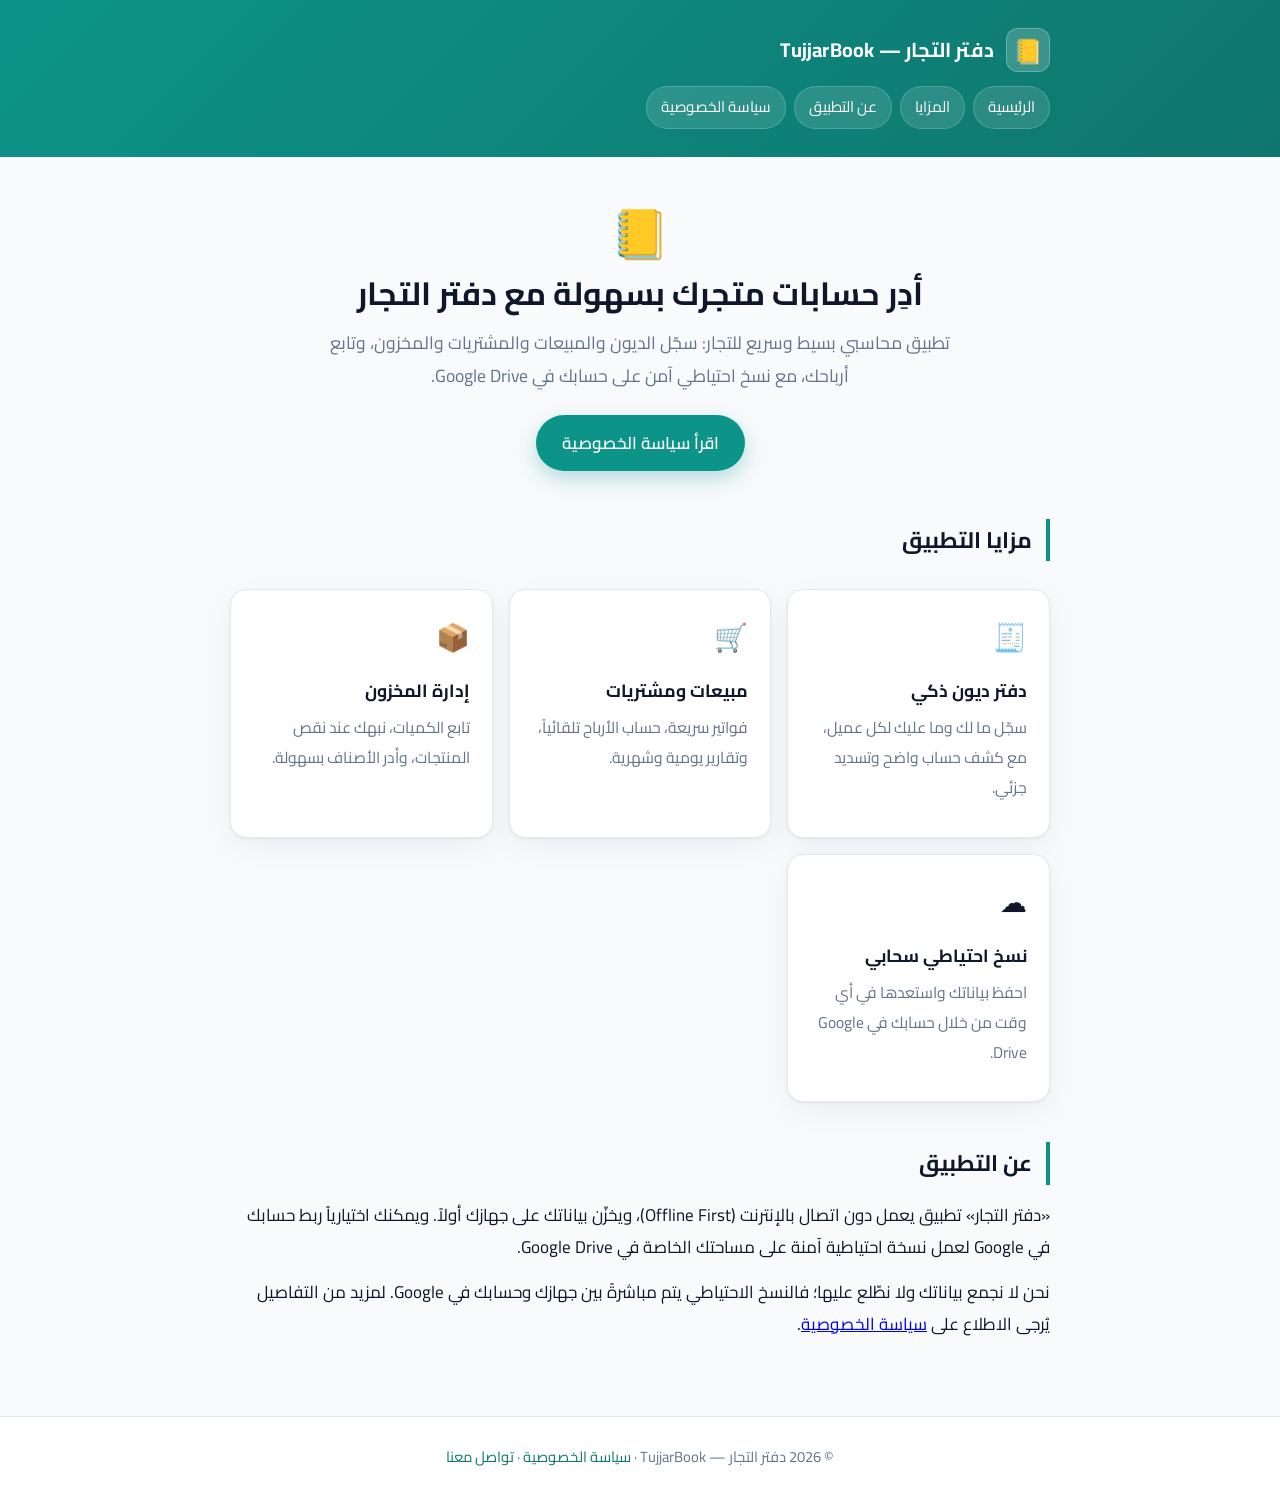
<file: index.html>
<!DOCTYPE html>
<html lang="ar" dir="rtl">
<head>
<meta charset="UTF-8">
<meta name="viewport" content="width=device-width, initial-scale=1.0">
<meta name="theme-color" content="#0d9488">
<link rel="icon" type="image/svg+xml" href="favicon.svg">
<title>دفتر التجار — TujjarBook | إدارة حسابات متجرك بسهولة</title>
<meta name="description" content="دفتر التجار (TujjarBook): تطبيق محاسبي بسيط وسريع للتجار — الديون، المبيعات، المشتريات، المخزون، وتقارير الأرباح، مع نسخ احتياطي آمن على Google Drive.">
<link rel="preconnect" href="https://fonts.googleapis.com">
<link rel="preconnect" href="https://fonts.gstatic.com" crossorigin>
<link href="https://fonts.googleapis.com/css2?family=Cairo:wght@400;600;700&display=swap" rel="stylesheet">
<link rel="stylesheet" href="assets/css/style.css">
</head>
<body>

<header class="site">
  <div class="wrap">
    <div class="brand">
      <span class="logo">📒</span>
      <span>دفتر التجار — TujjarBook</span>
    </div>
    <nav>
      <a href="index.html">الرئيسية</a>
      <a href="#features">المزايا</a>
      <a href="#about">عن التطبيق</a>
      <a href="privacy.html">سياسة الخصوصية</a>
    </nav>
  </div>
</header>

<main>
  <div class="wrap">

    <section class="hero">
      <div class="emoji">📒</div>
      <h1>أدِر حسابات متجرك بسهولة مع دفتر التجار</h1>
      <p class="lead">تطبيق محاسبي بسيط وسريع للتجار: سجّل الديون والمبيعات والمشتريات والمخزون، وتابع أرباحك، مع نسخ احتياطي آمن على حسابك في Google Drive.</p>
      <a class="cta" href="privacy.html">اقرأ سياسة الخصوصية</a>
    </section>

    <section class="block" id="features">
      <h2>مزايا التطبيق</h2>
      <div class="grid">
        <div class="card">
          <div class="ico">🧾</div>
          <h3>دفتر ديون ذكي</h3>
          <p>سجّل ما لك وما عليك لكل عميل، مع كشف حساب واضح وتسديد جزئي.</p>
        </div>
        <div class="card">
          <div class="ico">🛒</div>
          <h3>مبيعات ومشتريات</h3>
          <p>فواتير سريعة، حساب الأرباح تلقائياً، وتقارير يومية وشهرية.</p>
        </div>
        <div class="card">
          <div class="ico">📦</div>
          <h3>إدارة المخزون</h3>
          <p>تابع الكميات، نبهك عند نقص المنتجات، وأدر الأصناف بسهولة.</p>
        </div>
        <div class="card">
          <div class="ico">☁️</div>
          <h3>نسخ احتياطي سحابي</h3>
          <p>احفظ بياناتك واستعدها في أي وقت من خلال حسابك في Google Drive.</p>
        </div>
      </div>
    </section>

    <section class="block" id="about">
      <h2>عن التطبيق</h2>
      <p>«دفتر التجار» تطبيق يعمل دون اتصال بالإنترنت (Offline First)، ويخزّن بياناتك على جهازك أولاً. ويمكنك اختيارياً ربط حسابك في Google لعمل نسخة احتياطية آمنة على مساحتك الخاصة في Google Drive.</p>
      <p>نحن لا نجمع بياناتك ولا نطّلع عليها؛ فالنسخ الاحتياطي يتم مباشرةً بين جهازك وحسابك في Google. لمزيد من التفاصيل يُرجى الاطلاع على <a href="privacy.html">سياسة الخصوصية</a>.</p>
    </section>

  </div>
</main>

<footer class="site">
  <div class="wrap">
    <!-- ✏️ عدّل السنة أدناه عند الحاجة -->
    © 2026 دفتر التجار — TujjarBook ·
    <a href="privacy.html">سياسة الخصوصية</a> ·
    <a href="privacy.html#contact">تواصل معنا</a>
  </div>
</footer>

</body>
</html>
</file>
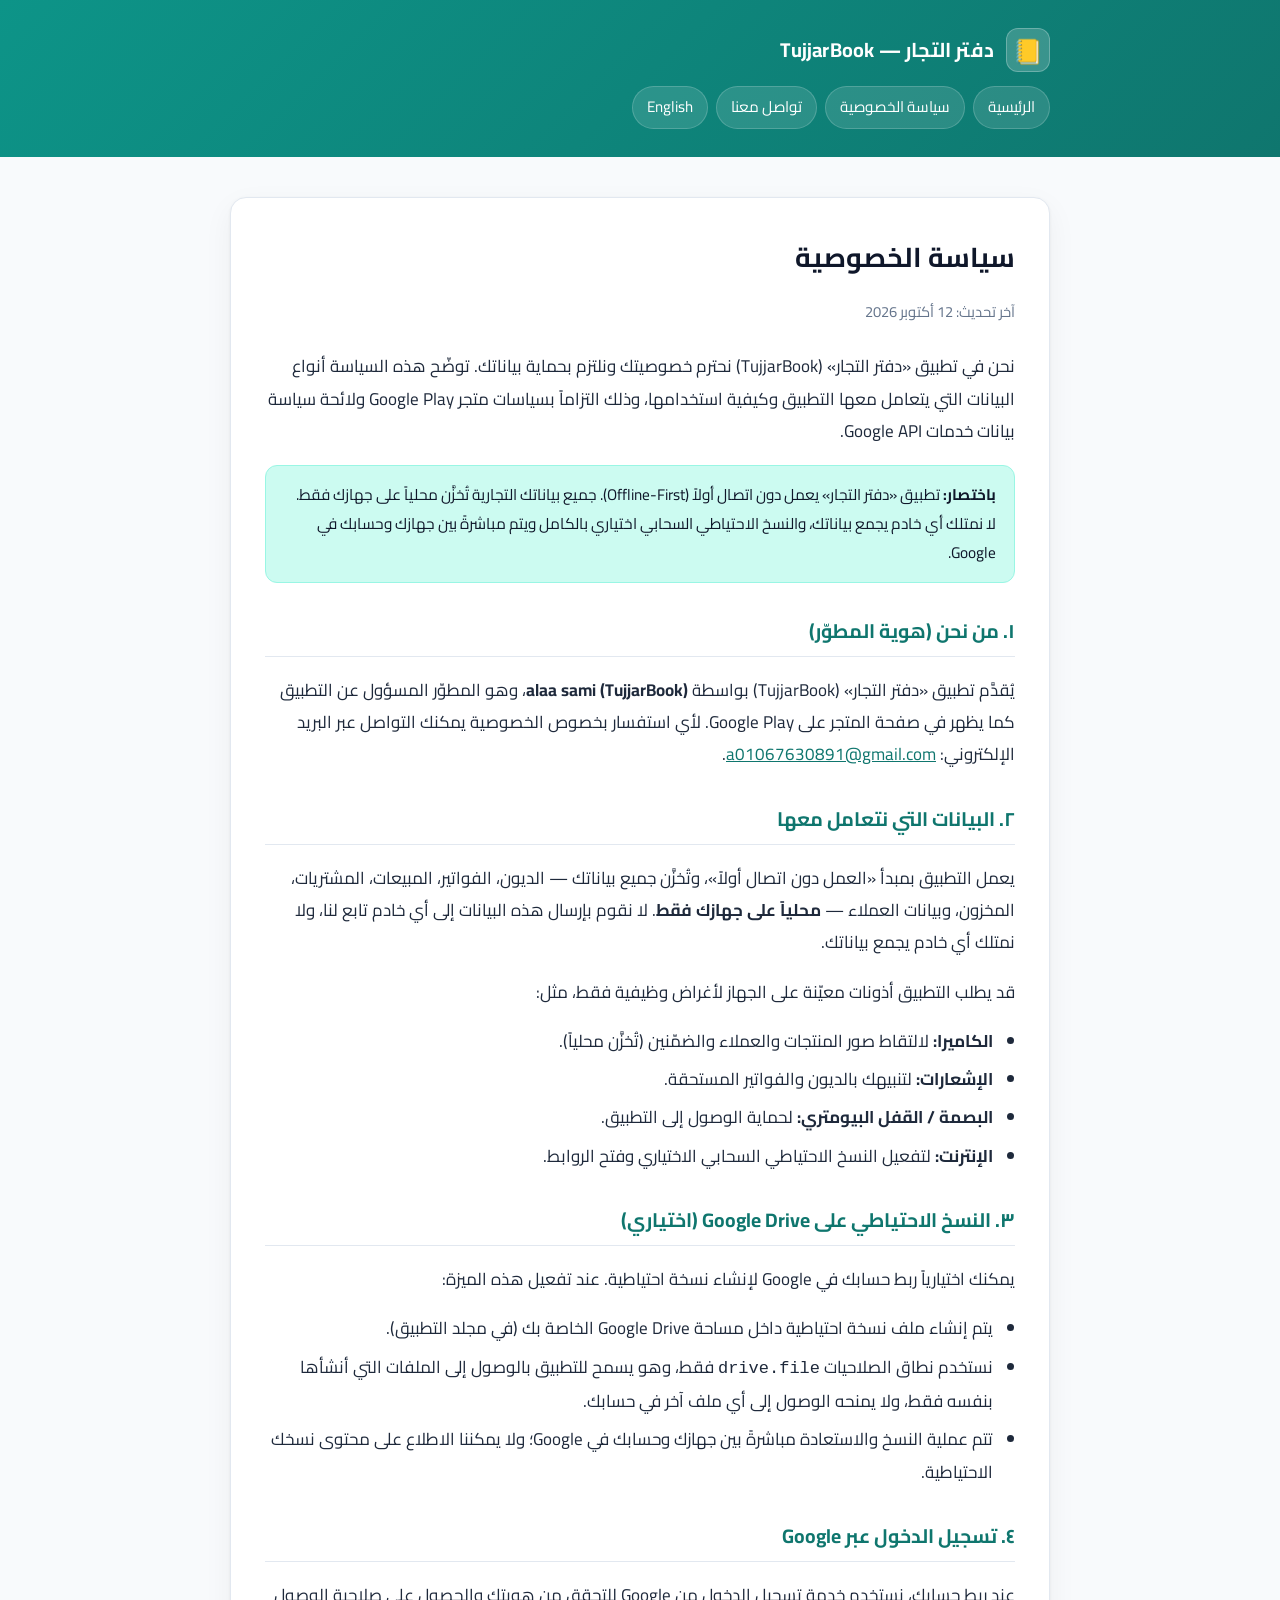
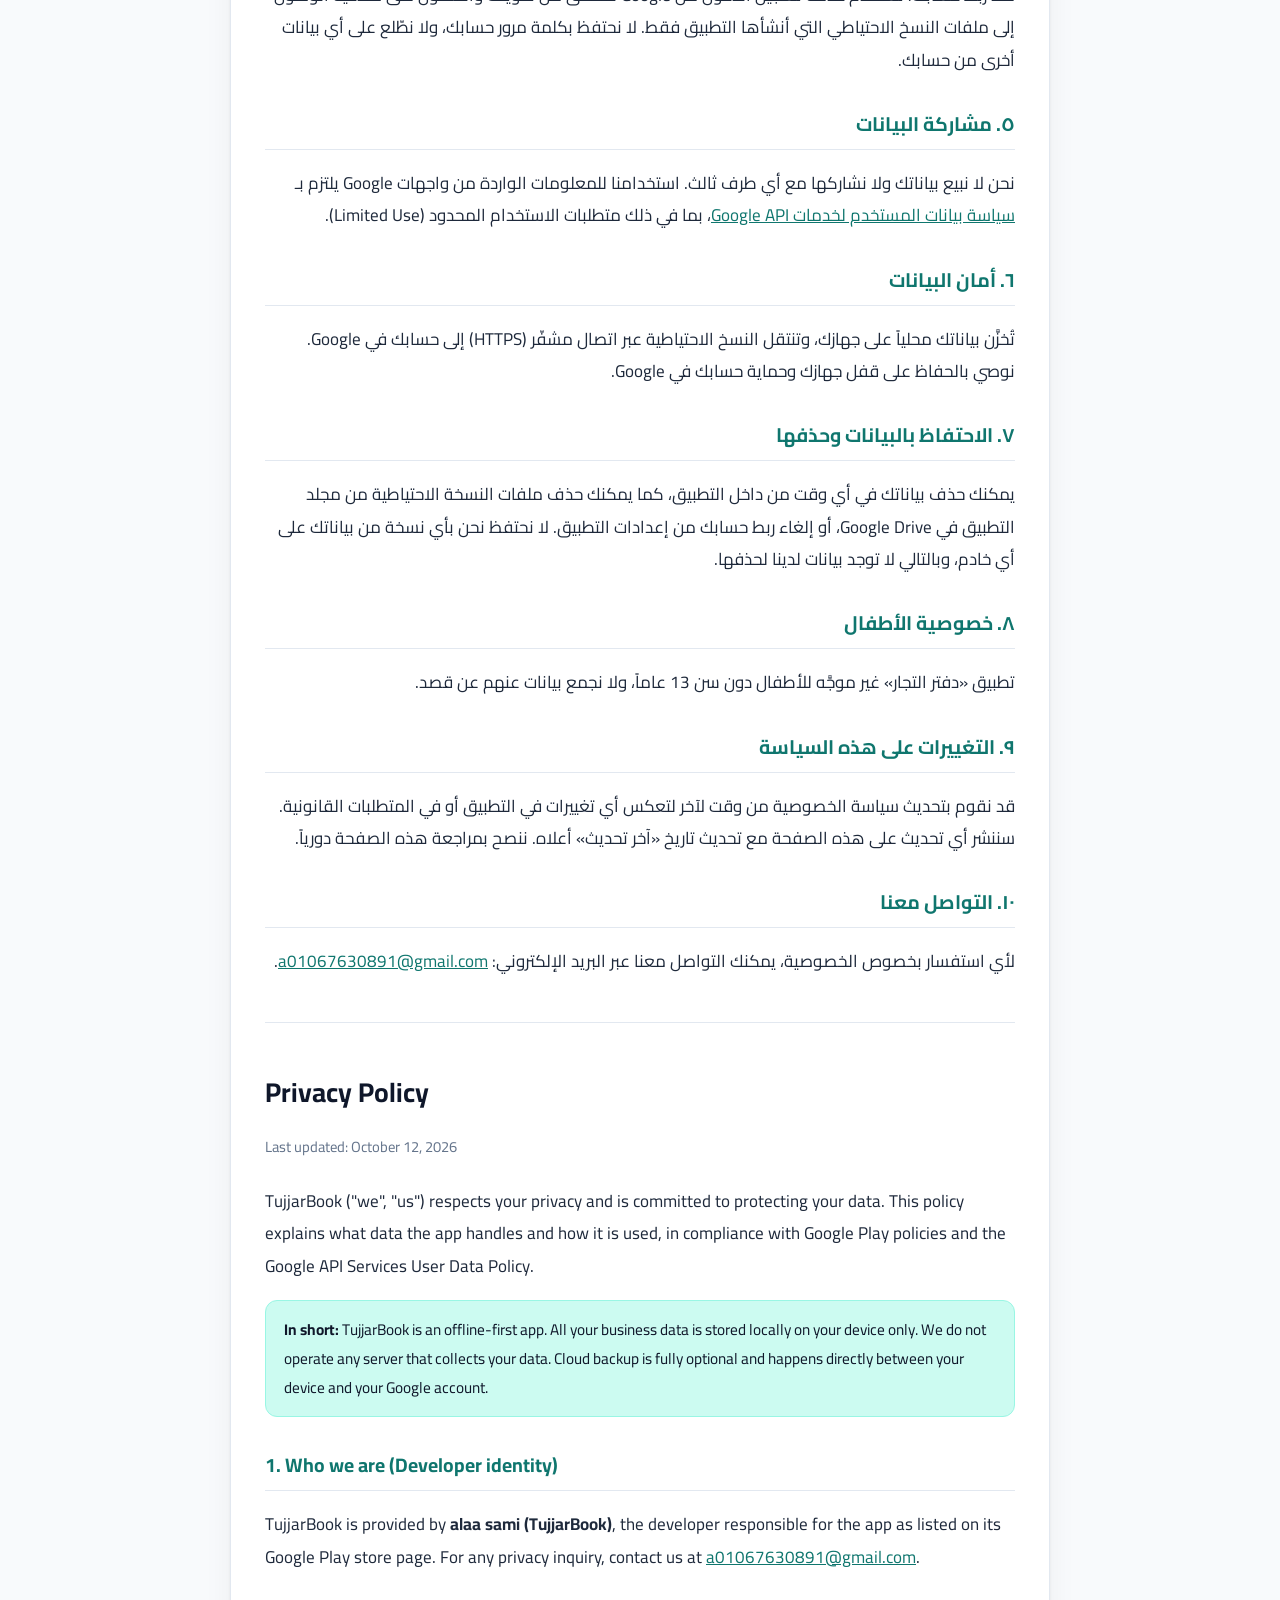
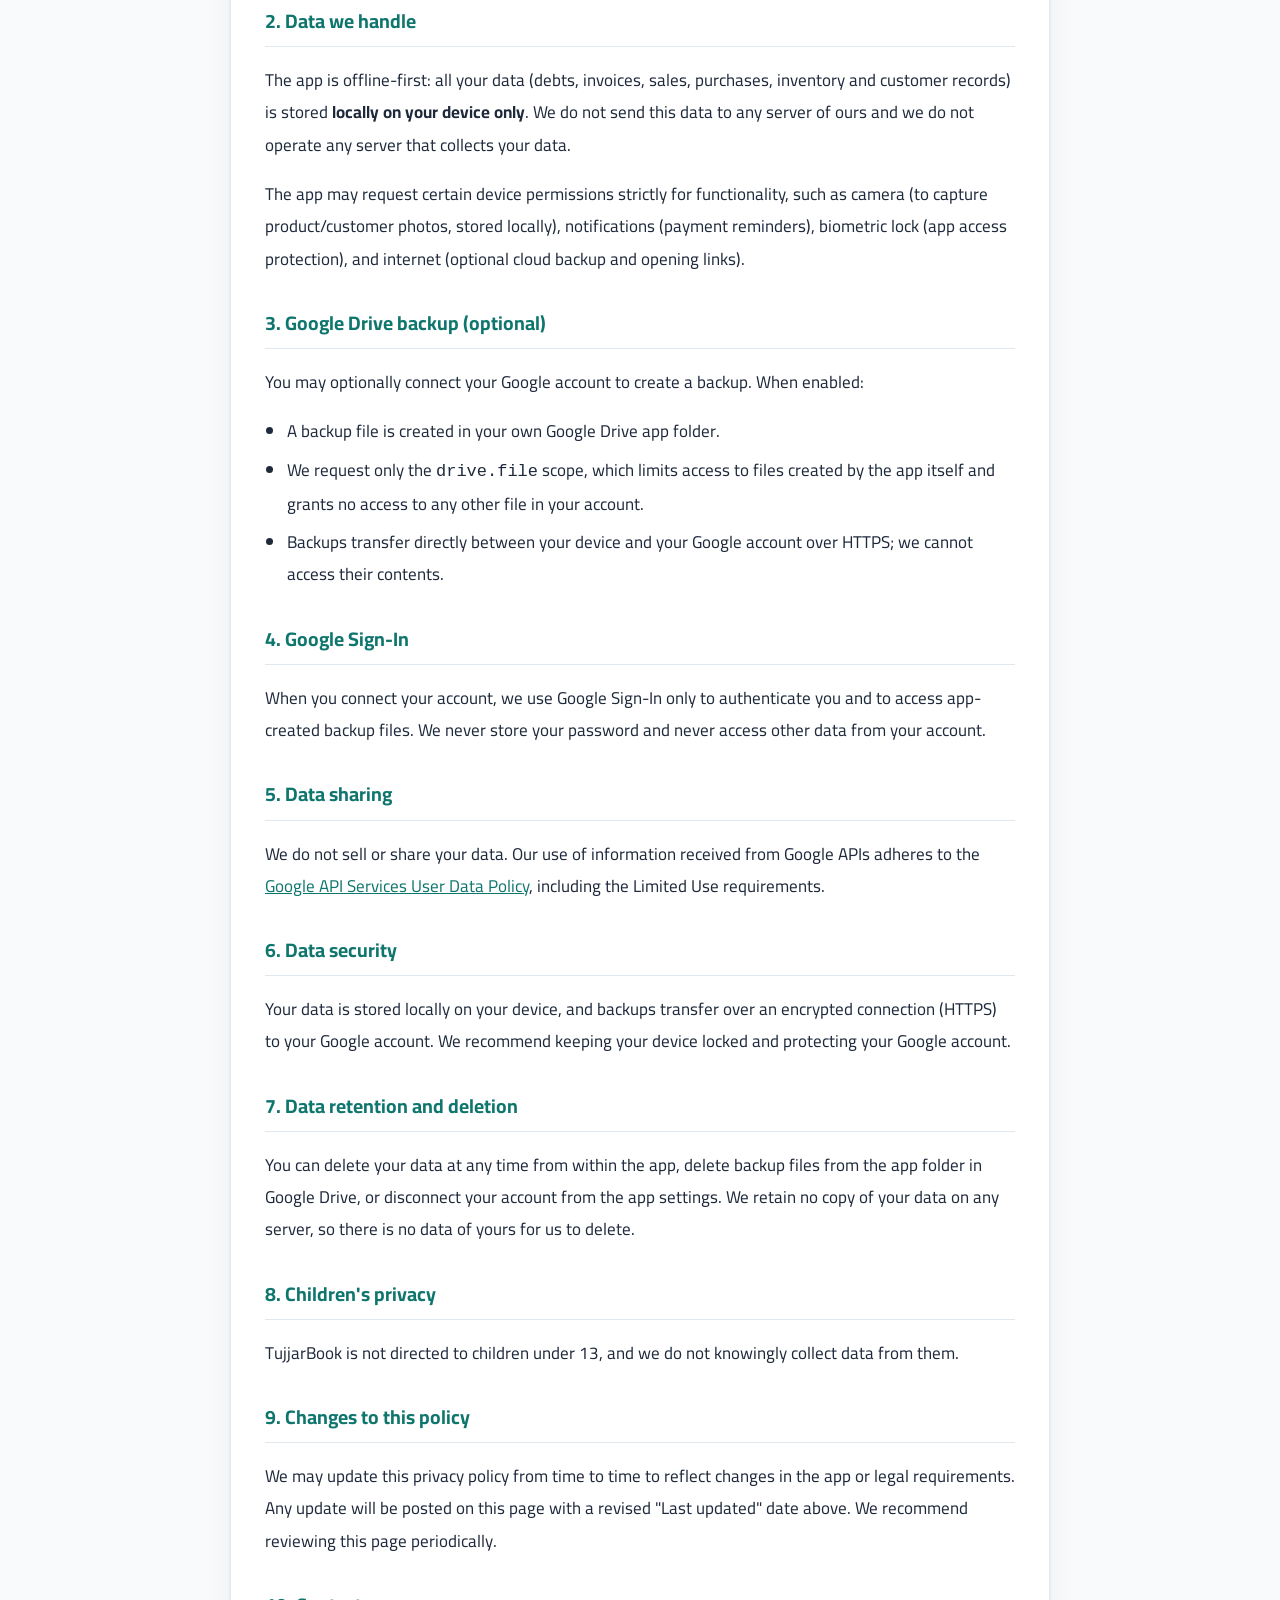
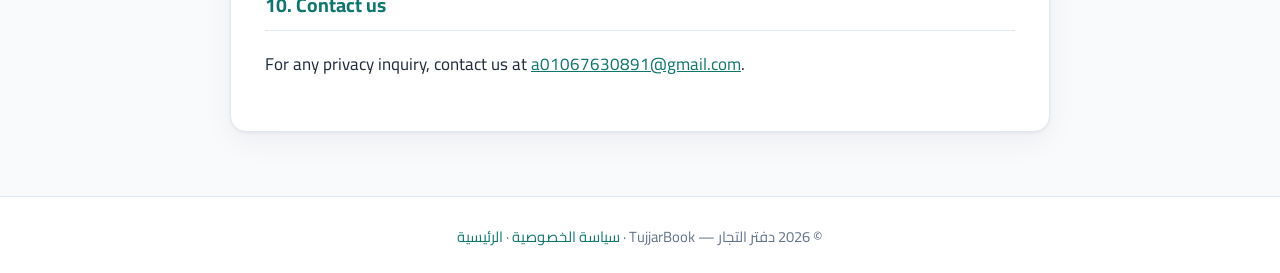
<file: privacy.html>
<!DOCTYPE html>
<html lang="ar" dir="rtl">
<head>
<meta charset="UTF-8">
<meta name="viewport" content="width=device-width, initial-scale=1.0">
<meta name="theme-color" content="#0d9488">
<link rel="icon" type="image/svg+xml" href="favicon.svg">
<title>سياسة الخصوصية — دفتر التجار | Privacy Policy — TujjarBook</title>
<meta name="description" content="سياسة الخصوصية لتطبيق دفتر التجار (TujjarBook) — تطبيق محاسبي يعمل دون اتصال أولاً مع نسخ احتياطي اختياري على Google Drive.">
<link rel="preconnect" href="https://fonts.googleapis.com">
<link rel="preconnect" href="https://fonts.gstatic.com" crossorigin>
<link href="https://fonts.googleapis.com/css2?family=Cairo:wght@400;600;700&display=swap" rel="stylesheet">
<link rel="stylesheet" href="assets/css/style.css">
</head>
<body>

<header class="site">
  <div class="wrap">
    <div class="brand">
      <span class="logo">📒</span>
      <span>دفتر التجار — TujjarBook</span>
    </div>
    <nav>
      <a href="index.html">الرئيسية</a>
      <a href="privacy.html">سياسة الخصوصية</a>
      <a href="#contact">تواصل معنا</a>
      <a href="#english">English</a>
    </nav>
  </div>
</header>

<main>
  <div class="wrap">
    <article class="doc">
      <h1>سياسة الخصوصية</h1>
      <!-- ✏️ عدّل تاريخ آخر تحديث من السطر التالي (يوم / شهر / سنة) -->
      <p class="updated">آخر تحديث: 12 أكتوبر 2026</p>

      <p>نحن في تطبيق «دفتر التجار» (TujjarBook) نحترم خصوصيتك ونلتزم بحماية بياناتك. توضّح هذه السياسة أنواع البيانات التي يتعامل معها التطبيق وكيفية استخدامها، وذلك التزاماً بسياسات متجر Google Play ولائحة سياسة بيانات خدمات Google API.</p>

      <div class="note">
        <strong>باختصار:</strong> تطبيق «دفتر التجار» يعمل دون اتصال أولاً (Offline-First). جميع بياناتك التجارية تُخزَّن محلياً على جهازك فقط. لا نمتلك أي خادم يجمع بياناتك، والنسخ الاحتياطي السحابي اختياري بالكامل ويتم مباشرةً بين جهازك وحسابك في Google.
      </div>

      <h2>١. من نحن (هوية المطوّر)</h2>
      <!-- ✏️ اسم المطوّر/الكيان يجب أن يطابق الاسم الظاهر في صفحة Google Play. والبريد الإلكتروني للتواصل. -->
      <p>يُقدَّم تطبيق «دفتر التجار» (TujjarBook) بواسطة <strong>alaa sami (TujjarBook)</strong>، وهو المطوّر المسؤول عن التطبيق كما يظهر في صفحة المتجر على Google Play. لأي استفسار بخصوص الخصوصية يمكنك التواصل عبر البريد الإلكتروني: <a href="mailto:a01067630891@gmail.com">a01067630891@gmail.com</a>.</p>

      <h2>٢. البيانات التي نتعامل معها</h2>
      <p>يعمل التطبيق بمبدأ «العمل دون اتصال أولاً»، وتُخزَّن جميع بياناتك — الديون، الفواتير، المبيعات، المشتريات، المخزون، وبيانات العملاء — <strong>محلياً على جهازك فقط</strong>. لا نقوم بإرسال هذه البيانات إلى أي خادم تابع لنا، ولا نمتلك أي خادم يجمع بياناتك.</p>
      <p>قد يطلب التطبيق أذونات معيّنة على الجهاز لأغراض وظيفية فقط، مثل:</p>
      <ul>
        <li><strong>الكاميرا:</strong> لالتقاط صور المنتجات والعملاء والضمّنين (تُخزَّن محلياً).</li>
        <li><strong>الإشعارات:</strong> لتنبيهك بالديون والفواتير المستحقة.</li>
        <li><strong>البصمة / القفل البيومتري:</strong> لحماية الوصول إلى التطبيق.</li>
        <li><strong>الإنترنت:</strong> لتفعيل النسخ الاحتياطي السحابي الاختياري وفتح الروابط.</li>
      </ul>

      <h2>٣. النسخ الاحتياطي على Google Drive (اختياري)</h2>
      <p>يمكنك اختيارياً ربط حسابك في Google لإنشاء نسخة احتياطية. عند تفعيل هذه الميزة:</p>
      <ul>
        <li>يتم إنشاء ملف نسخة احتياطية داخل مساحة Google Drive الخاصة بك (في مجلد التطبيق).</li>
        <li>نستخدم نطاق الصلاحيات <code>drive.file</code> فقط، وهو يسمح للتطبيق بالوصول إلى الملفات التي أنشأها بنفسه فقط، ولا يمنحه الوصول إلى أي ملف آخر في حسابك.</li>
        <li>تتم عملية النسخ والاستعادة مباشرةً بين جهازك وحسابك في Google؛ ولا يمكننا الاطلاع على محتوى نسخك الاحتياطية.</li>
      </ul>

      <h2>٤. تسجيل الدخول عبر Google</h2>
      <p>عند ربط حسابك، نستخدم خدمة تسجيل الدخول من Google للتحقق من هويتك والحصول على صلاحية الوصول إلى ملفات النسخ الاحتياطي التي أنشأها التطبيق فقط. لا نحتفظ بكلمة مرور حسابك، ولا نطّلع على أي بيانات أخرى من حسابك.</p>

      <h2>٥. مشاركة البيانات</h2>
      <p>نحن لا نبيع بياناتك ولا نشاركها مع أي طرف ثالث. استخدامنا للمعلومات الواردة من واجهات Google يلتزم بـ <a href="https://developers.google.com/terms/api-services-user-data-policy" target="_blank" rel="noopener">سياسة بيانات المستخدم لخدمات Google API</a>، بما في ذلك متطلبات الاستخدام المحدود (Limited Use).</p>

      <h2>٦. أمان البيانات</h2>
      <p>تُخزَّن بياناتك محلياً على جهازك، وتنتقل النسخ الاحتياطية عبر اتصال مشفّر (HTTPS) إلى حسابك في Google. نوصي بالحفاظ على قفل جهازك وحماية حسابك في Google.</p>

      <h2>٧. الاحتفاظ بالبيانات وحذفها</h2>
      <p>يمكنك حذف بياناتك في أي وقت من داخل التطبيق، كما يمكنك حذف ملفات النسخة الاحتياطية من مجلد التطبيق في Google Drive، أو إلغاء ربط حسابك من إعدادات التطبيق. لا نحتفظ نحن بأي نسخة من بياناتك على أي خادم، وبالتالي لا توجد بيانات لدينا لحذفها.</p>

      <h2>٨. خصوصية الأطفال</h2>
      <p>تطبيق «دفتر التجار» غير موجَّه للأطفال دون سن 13 عاماً، ولا نجمع بيانات عنهم عن قصد.</p>

      <h2>٩. التغييرات على هذه السياسة</h2>
      <p>قد نقوم بتحديث سياسة الخصوصية من وقت لآخر لتعكس أي تغييرات في التطبيق أو في المتطلبات القانونية. سننشر أي تحديث على هذه الصفحة مع تحديث تاريخ «آخر تحديث» أعلاه. ننصح بمراجعة هذه الصفحة دورياً.</p>

      <h2 id="contact">١٠. التواصل معنا</h2>
      <p>لأي استفسار بخصوص الخصوصية، يمكنك التواصل معنا عبر البريد الإلكتروني: <a href="mailto:a01067630891@gmail.com">a01067630891@gmail.com</a>.</p>

      <hr style="margin:44px 0;border:none;border-top:1px solid var(--line)">

      <!-- ================= English ================= -->
      <div class="en" id="english">
        <h1>Privacy Policy</h1>
        <!-- ✏️ Update the last-updated date here (English) -->
        <p class="updated">Last updated: October 12, 2026</p>

        <p>TujjarBook ("we", "us") respects your privacy and is committed to protecting your data. This policy explains what data the app handles and how it is used, in compliance with Google Play policies and the Google API Services User Data Policy.</p>

        <div class="note">
          <strong>In short:</strong> TujjarBook is an offline-first app. All your business data is stored locally on your device only. We do not operate any server that collects your data. Cloud backup is fully optional and happens directly between your device and your Google account.
        </div>

        <h2>1. Who we are (Developer identity)</h2>
        <!-- ✏️ Developer/Entity name must match your Google Play listing. Contact email. -->
        <p>TujjarBook is provided by <strong>alaa sami (TujjarBook)</strong>, the developer responsible for the app as listed on its Google Play store page. For any privacy inquiry, contact us at <a href="mailto:a01067630891@gmail.com">a01067630891@gmail.com</a>.</p>

        <h2>2. Data we handle</h2>
        <p>The app is offline-first: all your data (debts, invoices, sales, purchases, inventory and customer records) is stored <strong>locally on your device only</strong>. We do not send this data to any server of ours and we do not operate any server that collects your data.</p>
        <p>The app may request certain device permissions strictly for functionality, such as camera (to capture product/customer photos, stored locally), notifications (payment reminders), biometric lock (app access protection), and internet (optional cloud backup and opening links).</p>

        <h2>3. Google Drive backup (optional)</h2>
        <p>You may optionally connect your Google account to create a backup. When enabled:</p>
        <ul>
          <li>A backup file is created in your own Google Drive app folder.</li>
          <li>We request only the <code>drive.file</code> scope, which limits access to files created by the app itself and grants no access to any other file in your account.</li>
          <li>Backups transfer directly between your device and your Google account over HTTPS; we cannot access their contents.</li>
        </ul>

        <h2>4. Google Sign-In</h2>
        <p>When you connect your account, we use Google Sign-In only to authenticate you and to access app-created backup files. We never store your password and never access other data from your account.</p>

        <h2>5. Data sharing</h2>
        <p>We do not sell or share your data. Our use of information received from Google APIs adheres to the <a href="https://developers.google.com/terms/api-services-user-data-policy" target="_blank" rel="noopener">Google API Services User Data Policy</a>, including the Limited Use requirements.</p>

        <h2>6. Data security</h2>
        <p>Your data is stored locally on your device, and backups transfer over an encrypted connection (HTTPS) to your Google account. We recommend keeping your device locked and protecting your Google account.</p>

        <h2>7. Data retention and deletion</h2>
        <p>You can delete your data at any time from within the app, delete backup files from the app folder in Google Drive, or disconnect your account from the app settings. We retain no copy of your data on any server, so there is no data of yours for us to delete.</p>

        <h2>8. Children's privacy</h2>
        <p>TujjarBook is not directed to children under 13, and we do not knowingly collect data from them.</p>

        <h2>9. Changes to this policy</h2>
        <p>We may update this privacy policy from time to time to reflect changes in the app or legal requirements. Any update will be posted on this page with a revised "Last updated" date above. We recommend reviewing this page periodically.</p>

        <h2>10. Contact us</h2>
        <p>For any privacy inquiry, contact us at <a href="mailto:a01067630891@gmail.com">a01067630891@gmail.com</a>.</p>
      </div>
    </article>
  </div>
</main>

<footer class="site">
  <div class="wrap">
    <!-- ✏️ عدّل السنة أدناه عند الحاجة -->
    © 2026 دفتر التجار — TujjarBook ·
    <a href="privacy.html">سياسة الخصوصية</a> ·
    <a href="index.html">الرئيسية</a>
  </div>
</footer>

</body>
</html>
</file>
<file: assets/css/style.css>
/* ============================================================
   TujjarBook — Shared Stylesheet
   Brand: Teal (#0d9488) — Clean, RTL-first, print-friendly
   ============================================================ */

:root {
  --brand: #0d9488;
  --brand-dark: #0f766e;
  --brand-light: #ccfbf1;
  --ink: #0f172a;
  --muted: #64748b;
  --line: #e2e8f0;
  --bg: #f8fafc;
  --card: #ffffff;
  --radius: 16px;
  --shadow: 0 1px 3px rgba(15, 23, 42, .06), 0 10px 30px rgba(15, 23, 42, .05);
  --maxw: 860px;
}

* { box-sizing: border-box; }

html { scroll-behavior: smooth; }

body {
  margin: 0;
  font-family: "Cairo", "Segoe UI", Tahoma, system-ui, -apple-system, sans-serif;
  color: var(--ink);
  background: var(--bg);
  line-height: 1.9;
  font-size: 17px;
  -webkit-font-smoothing: antialiased;
}

/* ---------- Layout ---------- */
.wrap { max-width: var(--maxw); margin: 0 auto; padding: 0 20px; }

header.site {
  background: linear-gradient(135deg, var(--brand) 0%, var(--brand-dark) 100%);
  color: #fff;
  padding: 28px 0;
}
header.site .brand {
  display: flex; align-items: center; gap: 12px;
  font-weight: 700; font-size: 1.25rem; letter-spacing: .2px;
}
header.site .logo {
  width: 44px; height: 44px; border-radius: 12px;
  background: rgba(255,255,255,.18);
  display: grid; place-items: center; font-size: 1.5rem;
  border: 1px solid rgba(255,255,255,.25);
}
header.site nav { margin-top: 14px; display: flex; flex-wrap: wrap; gap: 8px; }
header.site nav a {
  color: #fff; text-decoration: none; font-size: .95rem;
  padding: 6px 14px; border-radius: 999px;
  background: rgba(255,255,255,.12);
  border: 1px solid rgba(255,255,255,.18);
  transition: background .2s;
}
header.site nav a:hover { background: rgba(255,255,255,.24); }

main { padding: 40px 0 64px; }

/* ---------- Hero (home) ---------- */
.hero { text-align: center; padding: 12px 0 8px; }
.hero .emoji { font-size: 3rem; line-height: 1; }
.hero h1 { font-size: 2rem; margin: 14px 0 10px; line-height: 1.4; }
.hero p.lead { font-size: 1.1rem; color: var(--muted); max-width: 620px; margin: 0 auto 22px; }

.cta {
  display: inline-flex; align-items: center; gap: 8px;
  background: var(--brand); color: #fff; text-decoration: none;
  padding: 12px 26px; border-radius: 999px; font-weight: 600;
  box-shadow: 0 8px 20px rgba(13,148,136,.28);
  transition: transform .15s, background .2s;
}
.cta:hover { background: var(--brand-dark); transform: translateY(-1px); }
.cta.secondary {
  background: #fff; color: var(--brand-dark);
  border: 1px solid var(--line); box-shadow: none;
}
.cta.secondary:hover { background: var(--brand-light); }

/* ---------- Cards / features ---------- */
.grid { display: grid; grid-template-columns: repeat(auto-fit, minmax(230px, 1fr)); gap: 16px; margin-top: 28px; }
.card {
  background: var(--card); border: 1px solid var(--line);
  border-radius: var(--radius); padding: 22px; box-shadow: var(--shadow);
}
.card .ico { font-size: 1.7rem; }
.card h3 { margin: 10px 0 6px; font-size: 1.1rem; }
.card p { margin: 0; color: var(--muted); font-size: .98rem; }

section.block { margin-top: 40px; }
section.block h2 {
  font-size: 1.4rem; margin: 0 0 14px;
  padding-inline-start: 14px; border-inline-start: 4px solid var(--brand);
}
section.block p { margin: 0 0 12px; }

/* ---------- Privacy document ---------- */
.doc {
  background: var(--card); border: 1px solid var(--line);
  border-radius: var(--radius); padding: 34px; box-shadow: var(--shadow);
}
.doc h1 { font-size: 1.7rem; margin: 0 0 6px; }
.doc .updated { color: var(--muted); font-size: .92rem; margin-bottom: 24px; }
.doc h2 {
  font-size: 1.22rem; margin: 30px 0 10px; color: var(--brand-dark);
  padding-bottom: 6px; border-bottom: 1px solid var(--line);
}
.doc h3 { font-size: 1.05rem; margin: 18px 0 6px; }
.doc p, .doc li { color: #1e293b; }
.doc ul { padding-inline-start: 22px; }
.doc li { margin-bottom: 6px; }
.doc a { color: var(--brand-dark); }
.doc .note {
  background: var(--brand-light); border: 1px solid #99f6e4;
  border-radius: 12px; padding: 14px 18px; margin: 18px 0; font-size: .96rem;
}
.doc .en { direction: ltr; text-align: left; }
.doc .en h2 { text-align: left; }

/* ---------- Footer ---------- */
footer.site {
  border-top: 1px solid var(--line); background: #fff;
  padding: 26px 0; color: var(--muted); font-size: .92rem; text-align: center;
}
footer.site a { color: var(--brand-dark); text-decoration: none; }
footer.site a:hover { text-decoration: underline; }

/* ---------- Print ---------- */
@media print {
  header.site { background: #fff; color: var(--ink); border-bottom: 2px solid var(--brand); }
  header.site .logo { border-color: var(--line); background: #f1f5f9; }
  header.site nav { display: none; }
  body { background: #fff; font-size: 12pt; }
  .doc, .card { box-shadow: none; border-color: #cbd5e1; }
  a { color: var(--ink); text-decoration: none; }
  .cta { display: none; }
}

@media (max-width: 560px) {
  body { font-size: 16px; }
  .hero h1 { font-size: 1.55rem; }
  .doc { padding: 22px; }
}
</file>
